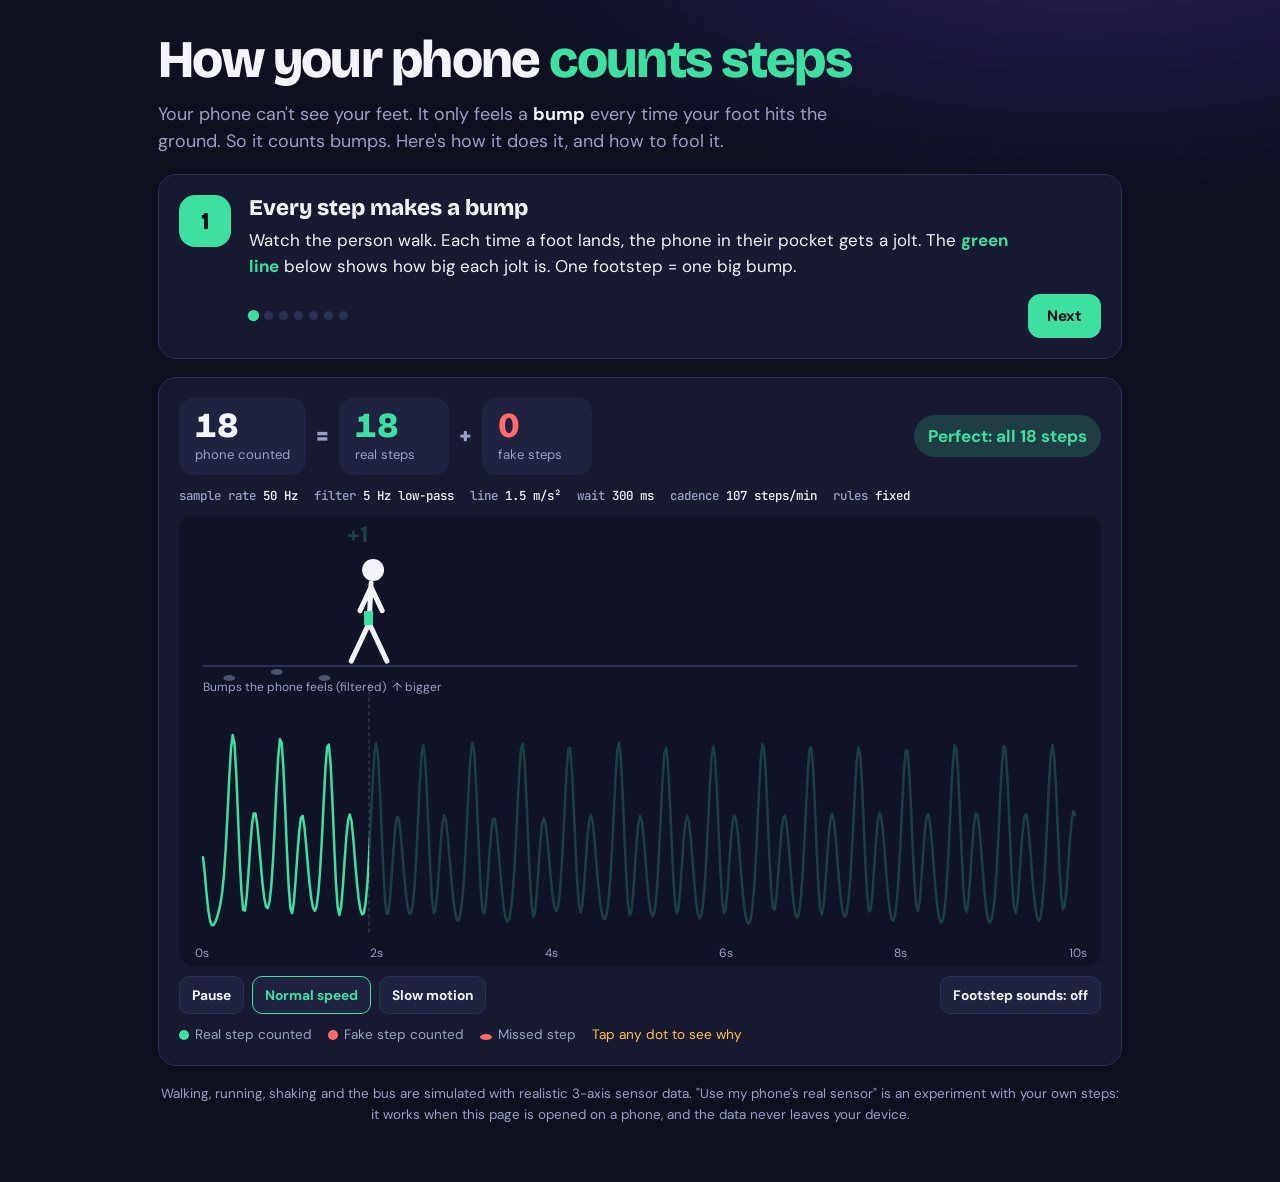
<file: index.html>
<!DOCTYPE html>
<html lang="en">
<head>
<meta charset="utf-8">
<meta name="viewport" content="width=device-width, initial-scale=1">
<title>How Your Phone Counts Steps</title>
<link rel="preconnect" href="https://fonts.googleapis.com">
<link rel="preconnect" href="https://fonts.gstatic.com" crossorigin>
<link href="https://fonts.googleapis.com/css2?family=Bricolage+Grotesque:opsz,wght@12..96,600;12..96,800&family=DM+Sans:wght@400;500;700&family=JetBrains+Mono:wght@500&display=swap" rel="stylesheet">
<link rel="stylesheet" href="style.css">
</head>
<body>
<main class="wrap">

  <header>
    <h1>How your phone <em>counts steps</em></h1>
    <p class="lede">Your phone can't see your feet. It only feels a <b>bump</b> every time your foot hits the ground. So it counts bumps. Here's how it does it, and how to fool it.</p>
  </header>

  <!-- Guided tour -->
  <section class="card guide" aria-live="polite">
    <div class="badge" id="badge">1</div>
    <div>
      <h2 id="gTitle"></h2>
      <p id="gText"></p>
      <div class="nav">
        <div class="dots" id="dots"></div>
        <button class="btn" id="back">Back</button>
        <button class="btn primary" id="next">Next</button>
      </div>
    </div>
  </section>

  <!-- The stage: walker on top, bumps underneath -->
  <section class="card">
    <div class="score" id="scoreRow" aria-live="polite">
      <div class="num"><div class="v" id="counted">0</div><div class="l">phone counted</div></div>
      <span class="op truth">=</span>
      <div class="num mint truth"><div class="v" id="right">0</div><div class="l">real steps</div></div>
      <span class="op truth">+</span>
      <div class="num coral truth"><div class="v" id="fake">0</div><div class="l">fake steps</div></div>
      <span class="verdict good" id="verdict">Perfect</span>
    </div>
    <div class="readouts" id="readouts"></div>
    <div class="stagebox">
      <canvas id="stage" aria-label="A person walking, with the bumps the phone feels drawn underneath. Tap a dot to see why it was counted or ignored."></canvas>
      <div class="tip hidden" id="tip" role="status"></div>
    </div>
    <div class="playbar">
      <button class="btn small" id="play">Pause</button>
      <button class="btn small" data-speed="1" aria-pressed="true">Normal speed</button>
      <button class="btn small" data-speed="0.25" aria-pressed="false">Slow motion</button>
      <span class="sep"></span>
      <button class="btn small" id="sound" aria-pressed="false">Footstep sounds: off</button>
    </div>
    <div class="legend">
      <span><i style="background:var(--mint)"></i>Real step counted</span>
      <span><i style="background:var(--coral)"></i>Fake step counted</span>
      <span class="need-line"><i style="background:var(--amber)"></i>The line a bump must cross</span>
      <span class="need-gap">✕ Ignored: too soon</span>
      <span class="need-rhythm"><i class="ring"></i>Ignored: no steady rhythm</span>
      <span><i class="foot"></i>Missed step</span>
      <span class="tap-hint">Tap any dot to see why</span>
    </div>
  </section>

  <!-- Real phone: walk 10 steps -->
  <section class="card live-card hidden" id="liveCard" aria-live="polite">
    <div class="live-count"><span id="liveCount">0</span><small id="liveSub">steps counted</small></div>
    <div class="live-text">
      <h3>Experiment: the 10-step test</h3>
      <p id="liveMsg">Counting freely. For a fair test, press Start.</p>
      <div class="nav"><button class="btn primary" id="liveStart">Start 10-step test</button></div>
      <p class="live-why" id="liveWhy"></p>
      <p class="sub">Real sensor data is messier than the simulation, so expect to be off by a step or two. That's exactly why engineers test their rules on so many different recordings.</p>
    </div>
  </section>

  <!-- The phone's rules -->
  <section class="card" id="rulesCard">
    <div class="rules-head">
      <h3>The phone's rules</h3>
      <div class="seg hidden" id="cMode" role="group" aria-label="Rule type">
        <button id="modeFixed" aria-pressed="true">Fixed rules</button>
        <button id="modeAdaptive" aria-pressed="false">Adaptive</button>
      </div>
    </div>
    <div class="controls">
      <div class="ctrl" id="cLine">
        <span class="tag">Rule 1 · Big enough?</span>
        <div id="r1Fixed">
          <label for="threshold"><span>How big a bump must be</span><span class="val" id="thresholdVal"></span></label>
          <input type="range" id="threshold" min="0.5" max="9" step="0.1" value="1.5">
          <p>Moves the yellow line. Bumps that cross it count.</p>
        </div>
        <div id="r1Adaptive" class="hidden">
          <label for="sensitivity"><span>Line height</span><span class="val" id="sensitivityVal"></span></label>
          <input type="range" id="sensitivity" min="0.3" max="0.9" step="0.05" value="0.6">
          <p>The line follows you: it sits at this share of the biggest bump in the last 2 seconds.</p>
        </div>
      </div>
      <div class="ctrl" id="cGap">
        <span class="tag">Rule 2 · Not too soon?</span>
        <label for="gap"><span>Wait after each step</span><span class="val" id="gapVal"></span></label>
        <input type="range" id="gap" min="0" max="800" step="10" value="300">
        <p id="gapHelp">Bumps that come sooner than this are ignored.</p>
      </div>
      <div class="ctrl" id="cRhythm">
        <span class="tag">Rule 3 · Steady rhythm? (used by real phones)</span>
        <label class="switch" for="rhythm"><input type="checkbox" id="rhythm"><span>Need a steady rhythm</span></label>
        <p>Only count bumps that come in a steady beat of 5 or more, like real walking.</p>
      </div>
    </div>
  </section>

  <!-- What is the phone doing? -->
  <section class="card" id="cActs">
    <h3>What is the phone doing?</h3>
    <div class="acts" role="group" aria-label="Activity">
      <button class="act" data-src="walk">Walking</button>
      <button class="act" data-src="run">Running</button>
      <button class="act" data-src="shake">Shaking it in your hand</button>
      <button class="act" data-src="bus">Riding a bumpy bus</button>
      <button class="act live" data-src="live">Use my phone's real sensor</button>
    </div>
    <div class="person-ctrls" id="personCtrls">
      <div class="ctrl">
        <label for="speed"><span>Walking speed</span><span class="val" id="speedVal"></span></label>
        <input type="range" class="person" id="speed" min="0.8" max="3.2" step="0.1" value="1.8">
      </div>
      <div class="ctrl">
        <label for="strength"><span>How hard each foot lands</span><span class="val" id="strengthVal"></span></label>
        <input type="range" class="person" id="strength" min="2" max="10" step="0.5" value="5.5">
      </div>
    </div>
    <p class="sub" id="actMsg"></p>
  </section>

  <!-- Inside the phone: the signal pipeline -->
  <section class="card" id="cPipe">
    <div class="rules-head">
      <div>
        <h2>Inside the phone: from X, Y, Z to steps</h2>
        <p class="sub">The same 10 seconds, at each stage of processing. The same code runs on your real phone.</p>
      </div>
      <div class="seg" role="group" aria-label="Where is the phone?" id="orientSeg">
        <button data-orient="pocket" aria-pressed="true">Pocket</button>
        <button data-orient="hand" aria-pressed="false">Hand</button>
        <button data-orient="bag" aria-pressed="false">Bag</button>
      </div>
    </div>
    <ol class="pipe">
      <li>
        <div class="pipe-text"><span class="n">1</span><div><b>Raw sensor: X, Y and Z</b>
          <p id="rawCaption">Gravity (9.8 m/s²) sits on whichever axis points down. Switch Pocket, Hand and Bag: the lines move around completely.</p>
          <div class="keys"><span><i style="background:var(--x)"></i>X</span><span><i style="background:var(--y)"></i>Y</span><span><i style="background:var(--z)"></i>Z</span></div></div></div>
        <canvas class="mini" id="mRaw" aria-label="Raw X, Y and Z acceleration"></canvas>
      </li>
      <li>
        <div class="pipe-text"><span class="n">2</span><div><b>Combine the axes</b>
          <p>Strength = √(x² + y² + z²). This is the same however the phone is held. The dashed line is the phone's running guess of gravity.</p></div></div>
        <canvas class="mini" id="mMag" aria-label="Combined strength and gravity estimate"></canvas>
      </li>
      <li>
        <div class="pipe-text"><span class="n">3</span><div><b>Remove gravity, then filter</b>
          <p>Subtract gravity (grey), then a 5 Hz low-pass filter removes jitter and engine buzz (green). Filtering adds a tiny delay.</p></div></div>
        <canvas class="mini" id="mFilt" aria-label="Signal with gravity removed, before and after filtering"></canvas>
      </li>
      <li>
        <div class="pipe-text"><span class="n">4</span><div><b>Find peaks and apply the rules</b>
          <p>The green line in the big chart above is this cleaned signal. Each peak that clearly stands out is checked against Rules 1, 2 and 3.</p></div></div>
      </li>
    </ol>
  </section>

  <!-- Engineer challenge -->
  <section class="card" id="cEng">
    <div class="eng-head">
      <div>
        <h2>Engineer challenge: a step counter that works for everyone</h2>
        <p class="sub">Your rules are tested on many different recordings, not just one. A good algorithm has to work for all of them.</p>
      </div>
      <div class="total"><div class="v" id="total">0<small> / 100</small></div><div class="l">your overall score</div></div>
    </div>
    <p class="testset" id="testset"></p>
    <div class="stats6">
      <div class="stat"><span class="v" id="sPrec">–</span><span class="l"><b>Precision</b>: of the steps counted, how many were real</span></div>
      <div class="stat"><span class="v" id="sRec">–</span><span class="l"><b>Recall</b>: of the real steps, how many were caught</span></div>
      <div class="stat"><span class="v" id="sF1">–</span><span class="l"><b>F1-score</b>: high only when both are high</span></div>
      <div class="stat"><span class="v" id="sFake">–</span><span class="l"><b>Fake steps per minute</b> while shaking or on the bus</span></div>
      <div class="stat"><span class="v" id="sWeak">–</span><span class="l" id="sWeakL"><b>Weakest situation</b></span></div>
      <div class="stat"><span class="v" id="sUnseen">–</span><span class="l"><b>Overall on new recordings</b> it was never tuned on</span></div>
    </div>
    <div class="parts" id="parts"></div>
    <div class="rows" id="rows"></div>

    <h3 class="eng-sub">Automatic tuning experiment</h3>
    <p class="sub">The computer tries thousands of rule settings on the practice recordings, then checks the winners on brand-new recordings. The same seed always gives the same recordings and the same results.</p>
    <div class="exp-bar">
      <label for="seed">Seed</label>
      <input id="seed" type="number" value="2026" min="1" max="999999" inputmode="numeric">
      <button class="btn small" id="newSeed">New random seed</button>
      <button class="btn small primary" id="runExp">Run experiment</button>
      <div class="progress" aria-hidden="true"><i id="expBar"></i></div>
      <span class="exp-status" id="expStatus" aria-live="polite"></span>
    </div>
    <div class="bests3" id="bests"></div>
    <p class="eng-tip" id="engTip"></p>
    <details class="why">
      <summary>How the score works</summary>
      <p><b>When someone is really walking</b>, two things can go wrong: the phone counts a step that didn't happen (a <b>false positive</b>), or misses one that did (a <b>false negative</b>).</p>
      <ul>
        <li><b>Precision</b> = real steps counted ÷ all steps counted. Low precision means fake steps.</li>
        <li><b>Recall</b> = real steps counted ÷ real steps taken. Low recall means missed steps.</li>
        <li><b>F1-score</b> combines them. It is only high when both are high, so you can't cheat by counting everything or by counting nothing.</li>
      </ul>
      <p><b>When nobody is walking</b> (shaking, the bus), there are no real steps to catch, so precision and recall don't make sense. Instead we count <b>fake steps per minute</b>. Zero is perfect, and 100 fake steps a minute (as many as a brisk walk) scores 0.</p>
      <p><b>Overall score</b> = <b>60%</b> average F1 over the 4 walking situations (count real steps) + <b>15%</b> F1 of the weakest walking situation (no walker left behind) + <b>25%</b> score for shaking and the bus (don't invent steps). A step counter's main job is counting real walking, but it must not make steps up, and it must work for every kind of walker.</p>
      <p><b>The trade-off:</b> raising the line or the waiting time blocks fake steps (better precision) but starts missing gentle or fast steps (worse recall). Lowering them does the opposite. No setting is perfect everywhere.</p>
    </details>
    <details class="why">
      <summary>Why test on so many recordings?</summary>
      <p>If you tune the rules on just one recording of each situation, they can fit those exact recordings perfectly and still fail on a slightly faster walker, a phone in a bag, or a noisier sensor. It's like memorizing the answers to one practice test. So the tuner practises on 60 varied recordings, and then it's checked on 60 <b>new</b> recordings it has never seen. The card "Tuned on only 6 recordings" shows what happens if you skip this: a great practice score, then a drop on new recordings.</p>
    </details>
  </section>

  <p class="note">Walking, running, shaking and the bus are simulated with realistic 3-axis sensor data. "Use my phone's real sensor" is an experiment with your own steps: it works when this page is opened on a phone, and the data never leaves your device.</p>
</main>

<script src="signals.js"></script>
<script src="detector.js"></script>
<script src="optimizer.js"></script>
<script src="app.js"></script>
</body>
</html>
</file>
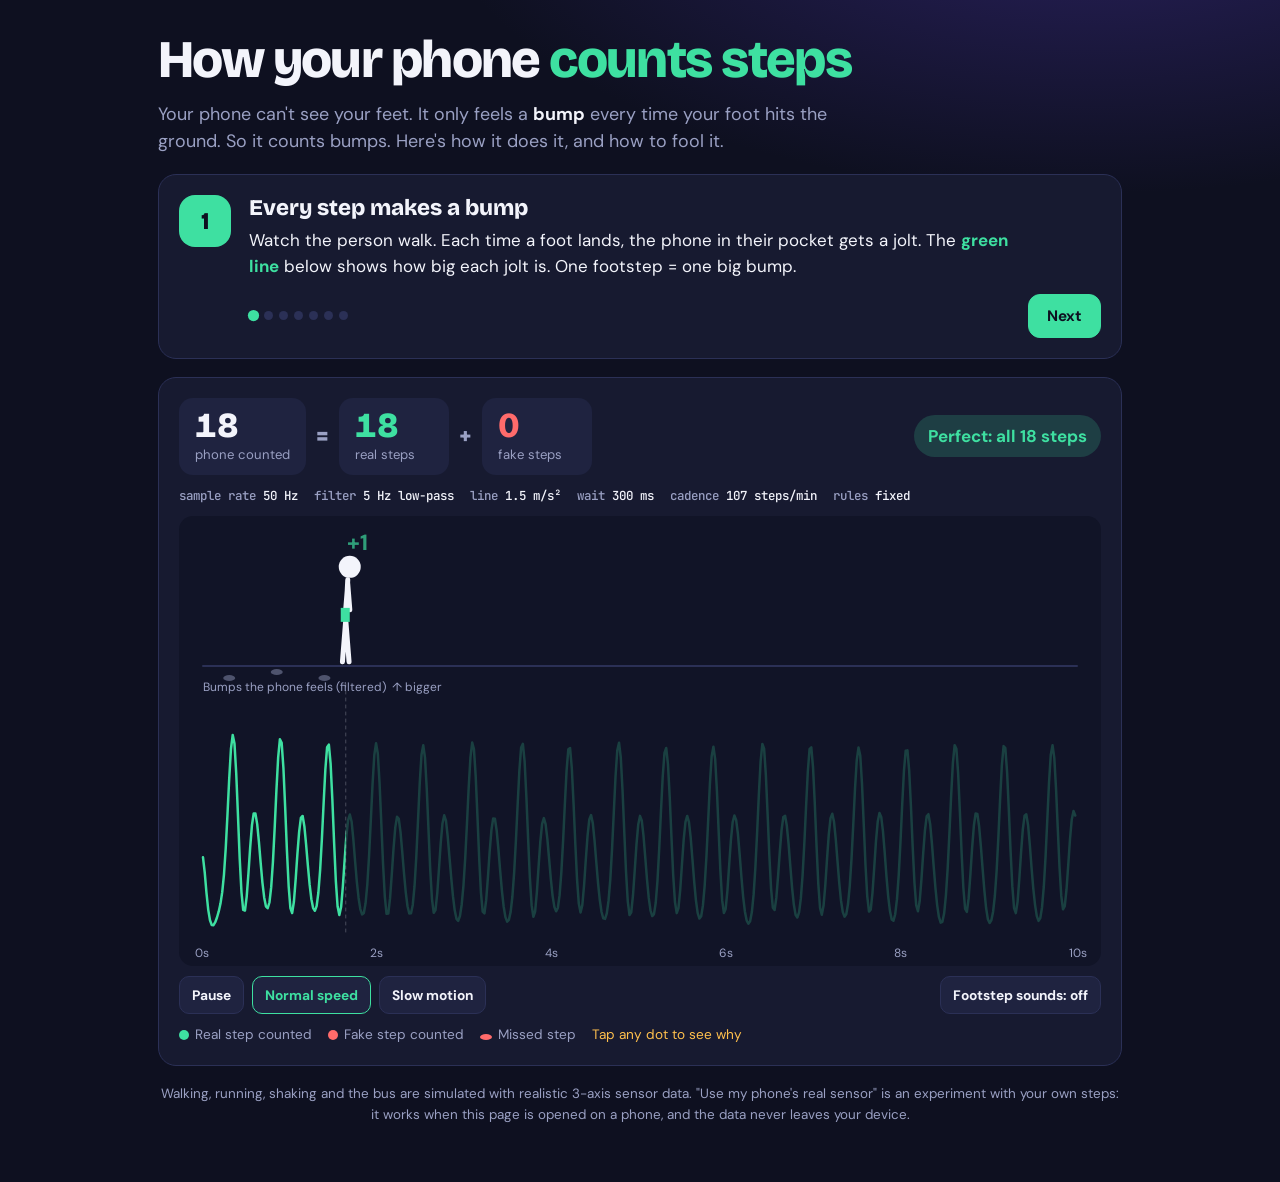
<file: index (2).html>
<!DOCTYPE html>
<html lang="en">
<head>
<meta charset="utf-8">
<meta name="viewport" content="width=device-width, initial-scale=1">
<title>How Your Phone Counts Steps</title>
<link rel="preconnect" href="https://fonts.googleapis.com">
<link rel="preconnect" href="https://fonts.gstatic.com" crossorigin>
<link href="https://fonts.googleapis.com/css2?family=Bricolage+Grotesque:opsz,wght@12..96,600;12..96,800&family=DM+Sans:wght@400;500;700&family=JetBrains+Mono:wght@500&display=swap" rel="stylesheet">
<link rel="stylesheet" href="style.css">
</head>
<body>
<main class="wrap">

  <header>
    <h1>How your phone <em>counts steps</em></h1>
    <p class="lede">Your phone can't see your feet. It only feels a <b>bump</b> every time your foot hits the ground. So it counts bumps. Here's how it does it, and how to fool it.</p>
  </header>

  <!-- Guided tour -->
  <section class="card guide" aria-live="polite">
    <div class="badge" id="badge">1</div>
    <div>
      <h2 id="gTitle"></h2>
      <p id="gText"></p>
      <div class="nav">
        <div class="dots" id="dots"></div>
        <button class="btn" id="back">Back</button>
        <button class="btn primary" id="next">Next</button>
      </div>
    </div>
  </section>

  <!-- The stage: walker on top, bumps underneath -->
  <section class="card">
    <div class="score" id="scoreRow" aria-live="polite">
      <div class="num"><div class="v" id="counted">0</div><div class="l">phone counted</div></div>
      <span class="op truth">=</span>
      <div class="num mint truth"><div class="v" id="right">0</div><div class="l">real steps</div></div>
      <span class="op truth">+</span>
      <div class="num coral truth"><div class="v" id="fake">0</div><div class="l">fake steps</div></div>
      <span class="verdict good" id="verdict">Perfect</span>
    </div>
    <div class="readouts" id="readouts"></div>
    <div class="stagebox">
      <canvas id="stage" aria-label="A person walking, with the bumps the phone feels drawn underneath. Tap a dot to see why it was counted or ignored."></canvas>
      <div class="tip hidden" id="tip" role="status"></div>
    </div>
    <div class="playbar">
      <button class="btn small" id="play">Pause</button>
      <button class="btn small" data-speed="1" aria-pressed="true">Normal speed</button>
      <button class="btn small" data-speed="0.25" aria-pressed="false">Slow motion</button>
      <span class="sep"></span>
      <button class="btn small" id="sound" aria-pressed="false">Footstep sounds: off</button>
    </div>
    <div class="legend">
      <span><i style="background:var(--mint)"></i>Real step counted</span>
      <span><i style="background:var(--coral)"></i>Fake step counted</span>
      <span class="need-line"><i style="background:var(--amber)"></i>The line a bump must cross</span>
      <span class="need-gap">✕ Ignored: too soon</span>
      <span class="need-rhythm"><i class="ring"></i>Ignored: no steady rhythm</span>
      <span><i class="foot"></i>Missed step</span>
      <span class="tap-hint">Tap any dot to see why</span>
    </div>
  </section>

  <!-- Real phone: walk 10 steps -->
  <section class="card live-card hidden" id="liveCard" aria-live="polite">
    <div class="live-count"><span id="liveCount">0</span><small id="liveSub">steps counted</small></div>
    <div class="live-text">
      <h3>Experiment: the 10-step test</h3>
      <p id="liveMsg">Counting freely. For a fair test, press Start.</p>
      <div class="nav"><button class="btn primary" id="liveStart">Start 10-step test</button></div>
      <p class="sub">Real sensor data is messier than the simulation, so expect to be off by a step or two. That's exactly why engineers test their rules on so many different recordings.</p>
    </div>
  </section>

  <!-- The phone's rules -->
  <section class="card" id="rulesCard">
    <div class="rules-head">
      <h3>The phone's rules</h3>
      <div class="seg hidden" id="cMode" role="group" aria-label="Rule type">
        <button id="modeFixed" aria-pressed="true">Fixed rules</button>
        <button id="modeAdaptive" aria-pressed="false">Adaptive</button>
      </div>
    </div>
    <div class="controls">
      <div class="ctrl" id="cLine">
        <span class="tag">Rule 1 · Big enough?</span>
        <div id="r1Fixed">
          <label for="threshold"><span>How big a bump must be</span><span class="val" id="thresholdVal"></span></label>
          <input type="range" id="threshold" min="0.5" max="9" step="0.1" value="1.5">
          <p>Moves the yellow line. Bumps that cross it count.</p>
        </div>
        <div id="r1Adaptive" class="hidden">
          <label for="sensitivity"><span>Line height</span><span class="val" id="sensitivityVal"></span></label>
          <input type="range" id="sensitivity" min="0.3" max="0.9" step="0.05" value="0.6">
          <p>The line follows you: it sits at this share of the biggest bump in the last 2 seconds.</p>
        </div>
      </div>
      <div class="ctrl" id="cGap">
        <span class="tag">Rule 2 · Not too soon?</span>
        <label for="gap"><span>Wait after each step</span><span class="val" id="gapVal"></span></label>
        <input type="range" id="gap" min="0" max="800" step="10" value="300">
        <p id="gapHelp">Bumps that come sooner than this are ignored.</p>
      </div>
      <div class="ctrl" id="cRhythm">
        <span class="tag">Rule 3 · Steady rhythm? (used by real phones)</span>
        <label class="switch" for="rhythm"><input type="checkbox" id="rhythm"><span>Need a steady rhythm</span></label>
        <p>Only count bumps that come in a steady beat of 5 or more, like real walking.</p>
      </div>
    </div>
  </section>

  <!-- What is the phone doing? -->
  <section class="card" id="cActs">
    <h3>What is the phone doing?</h3>
    <div class="acts" role="group" aria-label="Activity">
      <button class="act" data-src="walk">Walking</button>
      <button class="act" data-src="run">Running</button>
      <button class="act" data-src="shake">Shaking it in your hand</button>
      <button class="act" data-src="bus">Riding a bumpy bus</button>
      <button class="act live" data-src="live">Use my phone's real sensor</button>
    </div>
    <div class="person-ctrls" id="personCtrls">
      <div class="ctrl">
        <label for="speed"><span>Walking speed</span><span class="val" id="speedVal"></span></label>
        <input type="range" class="person" id="speed" min="0.8" max="3.2" step="0.1" value="1.8">
      </div>
      <div class="ctrl">
        <label for="strength"><span>How hard each foot lands</span><span class="val" id="strengthVal"></span></label>
        <input type="range" class="person" id="strength" min="2" max="10" step="0.5" value="5.5">
      </div>
    </div>
    <p class="sub" id="actMsg"></p>
  </section>

  <!-- Inside the phone: the signal pipeline -->
  <section class="card" id="cPipe">
    <div class="rules-head">
      <div>
        <h2>Inside the phone: from X, Y, Z to steps</h2>
        <p class="sub">The same 10 seconds, at each stage of processing. The same code runs on your real phone.</p>
      </div>
      <div class="seg" role="group" aria-label="Where is the phone?" id="orientSeg">
        <button data-orient="pocket" aria-pressed="true">Pocket</button>
        <button data-orient="hand" aria-pressed="false">Hand</button>
        <button data-orient="bag" aria-pressed="false">Bag</button>
      </div>
    </div>
    <ol class="pipe">
      <li>
        <div class="pipe-text"><span class="n">1</span><div><b>Raw sensor: X, Y and Z</b>
          <p id="rawCaption">Gravity (9.8 m/s²) sits on whichever axis points down. Switch Pocket, Hand and Bag: the lines move around completely.</p>
          <div class="keys"><span><i style="background:var(--x)"></i>X</span><span><i style="background:var(--y)"></i>Y</span><span><i style="background:var(--z)"></i>Z</span></div></div></div>
        <canvas class="mini" id="mRaw" aria-label="Raw X, Y and Z acceleration"></canvas>
      </li>
      <li>
        <div class="pipe-text"><span class="n">2</span><div><b>Combine the axes</b>
          <p>Strength = √(x² + y² + z²). This is the same however the phone is held. The dashed line is the phone's running guess of gravity.</p></div></div>
        <canvas class="mini" id="mMag" aria-label="Combined strength and gravity estimate"></canvas>
      </li>
      <li>
        <div class="pipe-text"><span class="n">3</span><div><b>Remove gravity, then filter</b>
          <p>Subtract gravity (grey), then a 5 Hz low-pass filter removes jitter and engine buzz (green). Filtering adds a tiny delay.</p></div></div>
        <canvas class="mini" id="mFilt" aria-label="Signal with gravity removed, before and after filtering"></canvas>
      </li>
      <li>
        <div class="pipe-text"><span class="n">4</span><div><b>Find peaks and apply the rules</b>
          <p>The green line in the big chart above is this cleaned signal. Each peak that clearly stands out is checked against Rules 1, 2 and 3.</p></div></div>
      </li>
    </ol>
  </section>

  <!-- Engineer challenge -->
  <section class="card" id="cEng">
    <div class="eng-head">
      <div>
        <h2>Engineer challenge: a step counter that works for everyone</h2>
        <p class="sub">Your rules are tested on many different recordings, not just one. A good algorithm has to work for all of them.</p>
      </div>
      <div class="total"><div class="v" id="total">0<small> / 100</small></div><div class="l">your overall score</div></div>
    </div>
    <p class="testset" id="testset"></p>
    <div class="stats6">
      <div class="stat"><span class="v" id="sPrec">–</span><span class="l"><b>Precision</b>: of the steps counted, how many were real</span></div>
      <div class="stat"><span class="v" id="sRec">–</span><span class="l"><b>Recall</b>: of the real steps, how many were caught</span></div>
      <div class="stat"><span class="v" id="sF1">–</span><span class="l"><b>F1-score</b>: high only when both are high</span></div>
      <div class="stat"><span class="v" id="sFake">–</span><span class="l"><b>Fake steps per minute</b> while shaking or on the bus</span></div>
      <div class="stat"><span class="v" id="sWeak">–</span><span class="l" id="sWeakL"><b>Weakest situation</b></span></div>
      <div class="stat"><span class="v" id="sUnseen">–</span><span class="l"><b>Overall on new recordings</b> it was never tuned on</span></div>
    </div>
    <div class="parts" id="parts"></div>
    <div class="rows" id="rows"></div>

    <h3 class="eng-sub">Automatic tuning experiment</h3>
    <p class="sub">The computer tries thousands of rule settings on the practice recordings, then checks the winners on brand-new recordings. The same seed always gives the same recordings and the same results.</p>
    <div class="exp-bar">
      <label for="seed">Seed</label>
      <input id="seed" type="number" value="2026" min="1" max="999999" inputmode="numeric">
      <button class="btn small" id="newSeed">New random seed</button>
      <button class="btn small primary" id="runExp">Run experiment</button>
      <div class="progress" aria-hidden="true"><i id="expBar"></i></div>
      <span class="exp-status" id="expStatus" aria-live="polite"></span>
    </div>
    <div class="bests3" id="bests"></div>
    <p class="eng-tip" id="engTip"></p>
    <details class="why">
      <summary>How the score works</summary>
      <p><b>When someone is really walking</b>, two things can go wrong: the phone counts a step that didn't happen (a <b>false positive</b>), or misses one that did (a <b>false negative</b>).</p>
      <ul>
        <li><b>Precision</b> = real steps counted ÷ all steps counted. Low precision means fake steps.</li>
        <li><b>Recall</b> = real steps counted ÷ real steps taken. Low recall means missed steps.</li>
        <li><b>F1-score</b> combines them. It is only high when both are high, so you can't cheat by counting everything or by counting nothing.</li>
      </ul>
      <p><b>When nobody is walking</b> (shaking, the bus), there are no real steps to catch, so precision and recall don't make sense. Instead we count <b>fake steps per minute</b>. Zero is perfect, and 100 fake steps a minute (as many as a brisk walk) scores 0.</p>
      <p><b>Overall score</b> = <b>60%</b> average F1 over the 4 walking situations (count real steps) + <b>15%</b> F1 of the weakest walking situation (no walker left behind) + <b>25%</b> score for shaking and the bus (don't invent steps). A step counter's main job is counting real walking, but it must not make steps up, and it must work for every kind of walker.</p>
      <p><b>The trade-off:</b> raising the line or the waiting time blocks fake steps (better precision) but starts missing gentle or fast steps (worse recall). Lowering them does the opposite. No setting is perfect everywhere.</p>
    </details>
    <details class="why">
      <summary>Why test on so many recordings?</summary>
      <p>If you tune the rules on just one recording of each situation, they can fit those exact recordings perfectly and still fail on a slightly faster walker, a phone in a bag, or a noisier sensor. It's like memorizing the answers to one practice test. So the tuner practises on 60 varied recordings, and then it's checked on 60 <b>new</b> recordings it has never seen. The card "Tuned on only 6 recordings" shows what happens if you skip this: a great practice score, then a drop on new recordings.</p>
    </details>
  </section>

  <p class="note">Walking, running, shaking and the bus are simulated with realistic 3-axis sensor data. "Use my phone's real sensor" is an experiment with your own steps: it works when this page is opened on a phone, and the data never leaves your device.</p>
</main>

<script src="signals.js"></script>
<script src="detector.js"></script>
<script src="optimizer.js"></script>
<script src="app.js"></script>
</body>
</html>
</file>
<file: style.css>
/* Night-mode fitness lab. Mint = real step counted, coral = fake or missed step,
   amber = the phone's rules. X/Y/Z axes get their own three colours. */
:root{
  --bg:#0e1020; --surface:#171a30; --surface2:#1f2340; --panel:#111427; --ink:#f3f4fb; --muted:#9aa0c3; --line:#2b3056;
  --mint:#3ee0a1; --coral:#ff6b6b; --amber:#ffc04d; --x:#ff8fab; --y:#7aa2ff; --z:#c792ea;
  --display:"Bricolage Grotesque", "Avenir Next", "Segoe UI", sans-serif;
  --body:"DM Sans", "Segoe UI", Roboto, Arial, sans-serif;
  --mono:"JetBrains Mono", Consolas, "Courier New", monospace;
  color-scheme:dark;
}
*{box-sizing:border-box}
html,body{margin:0}
body{background:radial-gradient(1100px 520px at 85% -10%, #2a2160 0%, transparent 60%), var(--bg); background-color:var(--bg); color:var(--ink); font:17px/1.55 var(--body)}
.wrap{max-width:1000px; margin:0 auto; padding:30px 18px 56px; display:flex; flex-direction:column; gap:18px}
h1,h2,h3{font-family:var(--display); margin:0; text-wrap:balance; line-height:1.15}
h1{font-size:clamp(2.1rem,6vw,3.3rem); font-weight:800; letter-spacing:-.03em}
h1 em{font-style:normal; color:var(--mint)}
h2{font-size:1.4rem; font-weight:800}
h3{font-size:1.1rem; font-weight:800}
p{margin:0}
.lede{color:var(--muted); font-size:1.12rem; max-width:56ch; margin-top:10px}
.lede b{color:var(--ink)}
.card{background:var(--surface); border:1px solid var(--line); border-radius:18px; padding:20px; animation:rise .35s ease both}
.sub{color:var(--muted); font-size:.92rem; margin-top:4px}
:focus-visible{outline:2px solid var(--mint); outline-offset:3px}
.hidden{display:none!important}
@keyframes rise{from{opacity:.4; transform:translateY(6px)} to{opacity:1; transform:none}}

/* guide */
.guide{display:grid; grid-template-columns:auto 1fr; gap:18px; align-items:start}
.badge{width:52px; height:52px; border-radius:16px; display:grid; place-items:center; background:var(--mint); color:#0e1020; font:800 1.5rem var(--display)}
.guide p{font-size:1.06rem; margin-top:6px; max-width:66ch}
.guide p b{color:var(--mint)}
.nav{display:flex; flex-wrap:wrap; gap:10px; align-items:center; margin-top:14px}
.dots{display:flex; gap:6px; margin-right:auto}
.dots i{width:9px; height:9px; border-radius:50%; background:var(--line); transition:background .2s, transform .2s}
.dots i.on{background:var(--mint); transform:scale(1.25)}
.btn{border:1px solid var(--line); background:var(--surface2); color:var(--ink); border-radius:12px; padding:10px 18px; font:700 .95rem var(--body); cursor:pointer; min-height:44px}
.btn.primary{background:var(--mint); border-color:var(--mint); color:#0e1020}
.btn.small{padding:7px 12px; font-size:.86rem; border-radius:10px; min-height:38px}
.btn[aria-pressed="true"]{border-color:var(--mint); color:var(--mint)}
.btn:hover{filter:brightness(1.12)}
.btn:disabled{opacity:.45; cursor:default; filter:none}

/* score */
.score{display:flex; flex-wrap:wrap; gap:10px; align-items:center}
.num{background:var(--surface2); border-radius:14px; padding:10px 16px; min-width:110px}
.num .v{font:800 2.2rem var(--display); line-height:1; font-variant-numeric:tabular-nums}
.num .l{font-size:.82rem; color:var(--muted); margin-top:2px}
.num.mint .v{color:var(--mint)} .num.coral .v{color:var(--coral)}
.op{font:800 1.5rem var(--display); color:var(--muted)}
.verdict{margin-left:auto; font-weight:700; padding:8px 14px; border-radius:999px}
.verdict.good{background:color-mix(in srgb, var(--mint) 18%, transparent); color:var(--mint)}
.verdict.bad{background:color-mix(in srgb, var(--coral) 18%, transparent); color:var(--coral)}
.verdict.live{background:color-mix(in srgb, var(--amber) 18%, transparent); color:var(--amber)}
.score.live .truth{display:none}
.score.live .verdict{margin-left:0; flex:1 1 200px}
@media (max-width:520px){
  .score{display:grid; grid-template-columns:1fr auto 1fr auto 1fr; gap:6px}
  .score .num{min-width:0; padding:8px 10px}
  .score .num .v{font-size:1.7rem}
  .score .num .l{font-size:.72rem}
  .score .op{font-size:1.1rem; text-align:center}
  .score .verdict{grid-column:1 / -1; margin-left:0; text-align:center}
  .score.live{grid-template-columns:auto 1fr}
  .score.live .verdict{grid-column:auto; text-align:left}
}
.readouts{display:flex; flex-wrap:wrap; gap:6px 16px; margin-top:12px; font:500 .78rem var(--mono); color:var(--muted)}
.readouts b{color:var(--ink); font-weight:500}

.stagebox{position:relative; margin-top:12px}
canvas#stage{width:100%; height:450px; display:block; border-radius:14px; background:var(--panel); cursor:pointer; touch-action:manipulation}
@media (max-width:640px){canvas#stage{height:380px}}
.tip{position:absolute; max-width:260px; background:var(--surface2); border:1px solid var(--line); border-radius:12px; padding:10px 12px; font-size:.88rem; box-shadow:0 10px 30px rgba(0,0,0,.4); pointer-events:none; animation:rise .15s ease both}
.tip b{display:block; margin-bottom:2px}
.playbar{display:flex; flex-wrap:wrap; gap:8px; align-items:center; margin-top:10px}
.playbar .sep{flex:1}
.legend{display:flex; flex-wrap:wrap; gap:8px 16px; font-size:.85rem; color:var(--muted); margin-top:10px}
.legend i{display:inline-block; width:10px; height:10px; border-radius:50%; margin-right:6px; vertical-align:-1px}
.legend i.ring{background:transparent; border:2px solid var(--muted)}
.legend i.foot{width:12px; height:6px; background:var(--coral); border-radius:50%}
.legend .tap-hint{color:var(--amber)}

/* live test */
.live-card{display:flex; gap:24px; align-items:center; flex-wrap:wrap; border-color:var(--amber)}
.live-count{display:flex; flex-direction:column; align-items:center; min-width:150px}
.live-count span{font:800 5rem var(--display); line-height:1; color:var(--amber); font-variant-numeric:tabular-nums}
.live-count small{color:var(--muted)}
.live-text{flex:1 1 280px}
.live-text p{margin-top:6px}
.live-why{font-size:.9rem; color:var(--muted)}
.live-why:empty{display:none}
.live-why b{color:var(--ink)}

/* rules */
.rules-head{display:flex; flex-wrap:wrap; justify-content:space-between; gap:12px; align-items:center; margin-bottom:14px}
.seg{display:inline-flex; background:var(--surface2); border-radius:12px; padding:4px; gap:4px}
.seg button{border:0; background:transparent; color:var(--muted); border-radius:9px; padding:8px 14px; font:700 .9rem var(--body); cursor:pointer; min-height:38px}
.seg button[aria-pressed="true"]{background:var(--amber); color:#0e1020}
#orientSeg button[aria-pressed="true"]{background:var(--mint)}
.seg.focus{box-shadow:0 0 0 2px var(--amber)}
.controls{display:grid; grid-template-columns:repeat(3,1fr); gap:12px}
@media (max-width:820px){.controls{grid-template-columns:1fr}}
.ctrl{background:var(--surface2); border-radius:14px; padding:16px; transition:box-shadow .3s}
.ctrl.focus{box-shadow:0 0 0 2px var(--amber)}
.ctrl .tag{font-size:.72rem; font-weight:700; letter-spacing:.07em; text-transform:uppercase; color:var(--muted)}
.ctrl label{display:flex; justify-content:space-between; gap:10px; align-items:baseline; font-weight:700; margin-top:4px}
.ctrl .val{font:800 1.2rem var(--display); color:var(--amber); white-space:nowrap; text-align:right}
.ctrl .val small{display:block; font:500 .72rem var(--mono); color:var(--muted)}
.ctrl p{font-size:.86rem; color:var(--muted); margin-top:4px}
input[type=range]{-webkit-appearance:none; appearance:none; width:100%; height:34px; background:transparent; margin-top:6px; --c:var(--amber)}
input[type=range].person{--c:var(--mint)}
input[type=range]:disabled{opacity:.35}
input[type=range]::-webkit-slider-runnable-track{height:8px; border-radius:4px; background:linear-gradient(90deg, var(--c) var(--p,50%), var(--line) var(--p,50%))}
input[type=range]::-moz-range-track{height:8px; border-radius:4px; background:var(--line)}
input[type=range]::-moz-range-progress{height:8px; border-radius:4px; background:var(--c)}
input[type=range]::-webkit-slider-thumb{-webkit-appearance:none; width:26px; height:26px; border-radius:50%; background:#fff; border:4px solid var(--c); margin-top:-9px; cursor:pointer}
input[type=range]::-moz-range-thumb{width:18px; height:18px; border-radius:50%; background:#fff; border:4px solid var(--c); cursor:pointer}
.ctrl label.switch{justify-content:flex-start}
.switch{display:flex; align-items:center; gap:12px; margin-top:10px; cursor:pointer; font-weight:700}
.switch input{appearance:none; -webkit-appearance:none; width:50px; height:28px; border-radius:999px; background:var(--line); position:relative; cursor:pointer; transition:background .2s; flex:none; margin:0}
.switch input::after{content:""; position:absolute; top:4px; left:4px; width:20px; height:20px; border-radius:50%; background:#fff; transition:left .2s}
.switch input:checked{background:var(--amber)}
.switch input:checked::after{left:26px}

.acts{display:flex; flex-wrap:wrap; gap:8px; margin-top:10px}
.act{border:1.5px solid var(--line); background:var(--surface2); color:var(--ink); border-radius:999px; padding:10px 16px; font:700 .93rem var(--body); cursor:pointer; min-height:44px}
.act[aria-pressed="true"]{border-color:var(--mint); background:color-mix(in srgb, var(--mint) 14%, var(--surface2))}
.act.live{border-style:dashed; border-color:var(--amber)}
.act.live[aria-pressed="true"]{background:color-mix(in srgb, var(--amber) 16%, var(--surface2))}
.person-ctrls{display:grid; grid-template-columns:1fr 1fr; gap:12px; margin-top:14px}
@media (max-width:700px){.person-ctrls{grid-template-columns:1fr}}
.person-ctrls .ctrl .val{color:var(--mint)}

/* pipeline */
.pipe{list-style:none; margin:0; padding:0; display:flex; flex-direction:column; gap:10px}
.pipe li{display:grid; grid-template-columns:minmax(0,1fr) minmax(0,1.5fr); gap:14px; align-items:center; background:var(--surface2); border-radius:14px; padding:12px}
@media (max-width:760px){.pipe li{grid-template-columns:1fr}}
.pipe-text{display:flex; gap:12px; align-items:flex-start}
.pipe-text b{font-family:var(--display)}
.pipe-text p{font-size:.86rem; color:var(--muted); margin-top:2px}
.pipe .n{flex:none; width:28px; height:28px; border-radius:9px; display:grid; place-items:center; font:800 .9rem var(--display); background:var(--panel); color:var(--mint)}
.keys{display:flex; gap:12px; font:500 .78rem var(--mono); color:var(--muted); margin-top:6px}
.keys i{display:inline-block; width:12px; height:3px; border-radius:2px; vertical-align:middle; margin-right:5px}
canvas.mini{width:100%; height:110px; display:block; border-radius:10px; background:var(--panel)}

/* engineer challenge */
.eng-head{display:flex; flex-wrap:wrap; justify-content:space-between; gap:14px; align-items:flex-end}
.total{text-align:right}
.total .v{font:800 3rem var(--display); line-height:1; font-variant-numeric:tabular-nums}
.total .v small{font-size:1.2rem; color:var(--muted)}
.total .l{font-size:.85rem; color:var(--muted)}
.rows{display:flex; flex-direction:column; gap:8px; margin-top:16px}
.row{display:grid; grid-template-columns:150px 1fr 250px 46px; gap:12px; align-items:center; background:var(--surface2); border-radius:12px; padding:10px 14px}
@media (max-width:640px){.row{grid-template-columns:1fr auto 40px} .row .bar{display:none}}
.row .name{font-weight:700}
.row .bar{height:10px; background:var(--line); border-radius:5px; overflow:hidden}
.row .bar i{display:block; height:100%; border-radius:5px; transition:width .25s}
.row .cnt{font:500 .8rem var(--mono); color:var(--muted); font-variant-numeric:tabular-nums}
.row .pts{font:800 1.1rem var(--display); text-align:right; font-variant-numeric:tabular-nums}
.testset{font-size:.88rem; color:var(--muted); margin-top:12px; padding:10px 14px; border-radius:12px; background:var(--panel)}
.testset b{color:var(--ink)}
.stats6{display:grid; grid-template-columns:repeat(3,1fr); gap:10px; margin-top:12px}
@media (max-width:700px){.stats6{grid-template-columns:1fr 1fr}}
.stat .l b{color:var(--ink); font-weight:700}
.parts{display:flex; height:auto; gap:4px; margin-top:12px; flex-wrap:wrap}
.part{flex:var(--w) 1 0; min-width:150px; background:var(--surface2); border-radius:12px; padding:10px 12px; position:relative; overflow:hidden}
.part .fill{position:absolute; left:0; bottom:0; height:4px; background:var(--c)}
.part b{display:block; font:800 1.3rem var(--display); color:var(--c)}
.part span{font-size:.78rem; color:var(--muted)}
.why ul{margin:8px 0 0; padding-left:20px; font-size:.9rem; color:var(--muted)}
.why li{margin:4px 0}
.why li b{color:var(--ink)}
.stat{background:var(--surface2); border-radius:12px; padding:10px 14px; display:flex; flex-direction:column}
.stat .v{font:800 1.7rem var(--display); font-variant-numeric:tabular-nums; line-height:1.1}
.stat .l{font-size:.8rem; color:var(--muted)}
.eng-sub{margin-top:24px}
.exp-bar{display:flex; flex-wrap:wrap; gap:8px 10px; align-items:center; margin-top:12px}
.exp-bar label{font-weight:700; font-size:.9rem}
.exp-bar input{width:100px; background:var(--panel); color:var(--ink); border:1px solid var(--line); border-radius:10px; padding:8px 10px; font:500 .95rem var(--mono); min-height:38px}
.progress{flex:1 1 140px; height:8px; background:var(--line); border-radius:4px; overflow:hidden}
.progress i{display:block; height:100%; width:0; background:var(--mint); transition:width .15s}
.exp-status{font-size:.85rem; color:var(--muted); flex:1 1 100%}
.bests3{display:grid; grid-template-columns:repeat(3,1fr); gap:10px; margin-top:12px}
@media (max-width:820px){.bests3{grid-template-columns:1fr}}
.bestcard{border:1px solid var(--line); border-radius:14px; padding:14px; display:flex; flex-direction:column; gap:8px; background:var(--surface2)}
.bestcard.warn{border-color:color-mix(in srgb, var(--coral) 60%, var(--line))}
.bestcard h4{margin:0; font:800 1rem var(--display)}
.bestcard .rules{font:500 .78rem var(--mono); color:var(--muted)}
.bestcard .pair{display:flex; gap:14px; align-items:flex-end}
.bestcard .pair div{display:flex; flex-direction:column}
.bestcard .pair .v{font:800 1.6rem var(--display); font-variant-numeric:tabular-nums; line-height:1}
.bestcard .pair .l{font-size:.75rem; color:var(--muted)}
.bestcard .arrow{color:var(--muted); font-size:1.2rem; padding-bottom:12px}
.bestcard p{font-size:.84rem; color:var(--muted)}
.bestcard .metrics{font:500 .76rem var(--mono); color:var(--muted)}
.bestcard .btn{align-self:flex-start; margin-top:auto}
.why{margin-top:12px; background:var(--panel); border-radius:12px; padding:10px 14px}
.why summary{cursor:pointer; font-weight:700}
.why p{font-size:.9rem; color:var(--muted); margin-top:8px}
.why b{color:var(--ink)}
.row .cnt small{display:block; color:var(--muted)}
.eng-tip{color:var(--muted); font-size:.92rem; margin-top:12px}
.note{font-size:.84rem; color:var(--muted); text-align:center}
@media (prefers-reduced-motion: reduce){*{transition:none!important; animation:none!important}}
</file>
